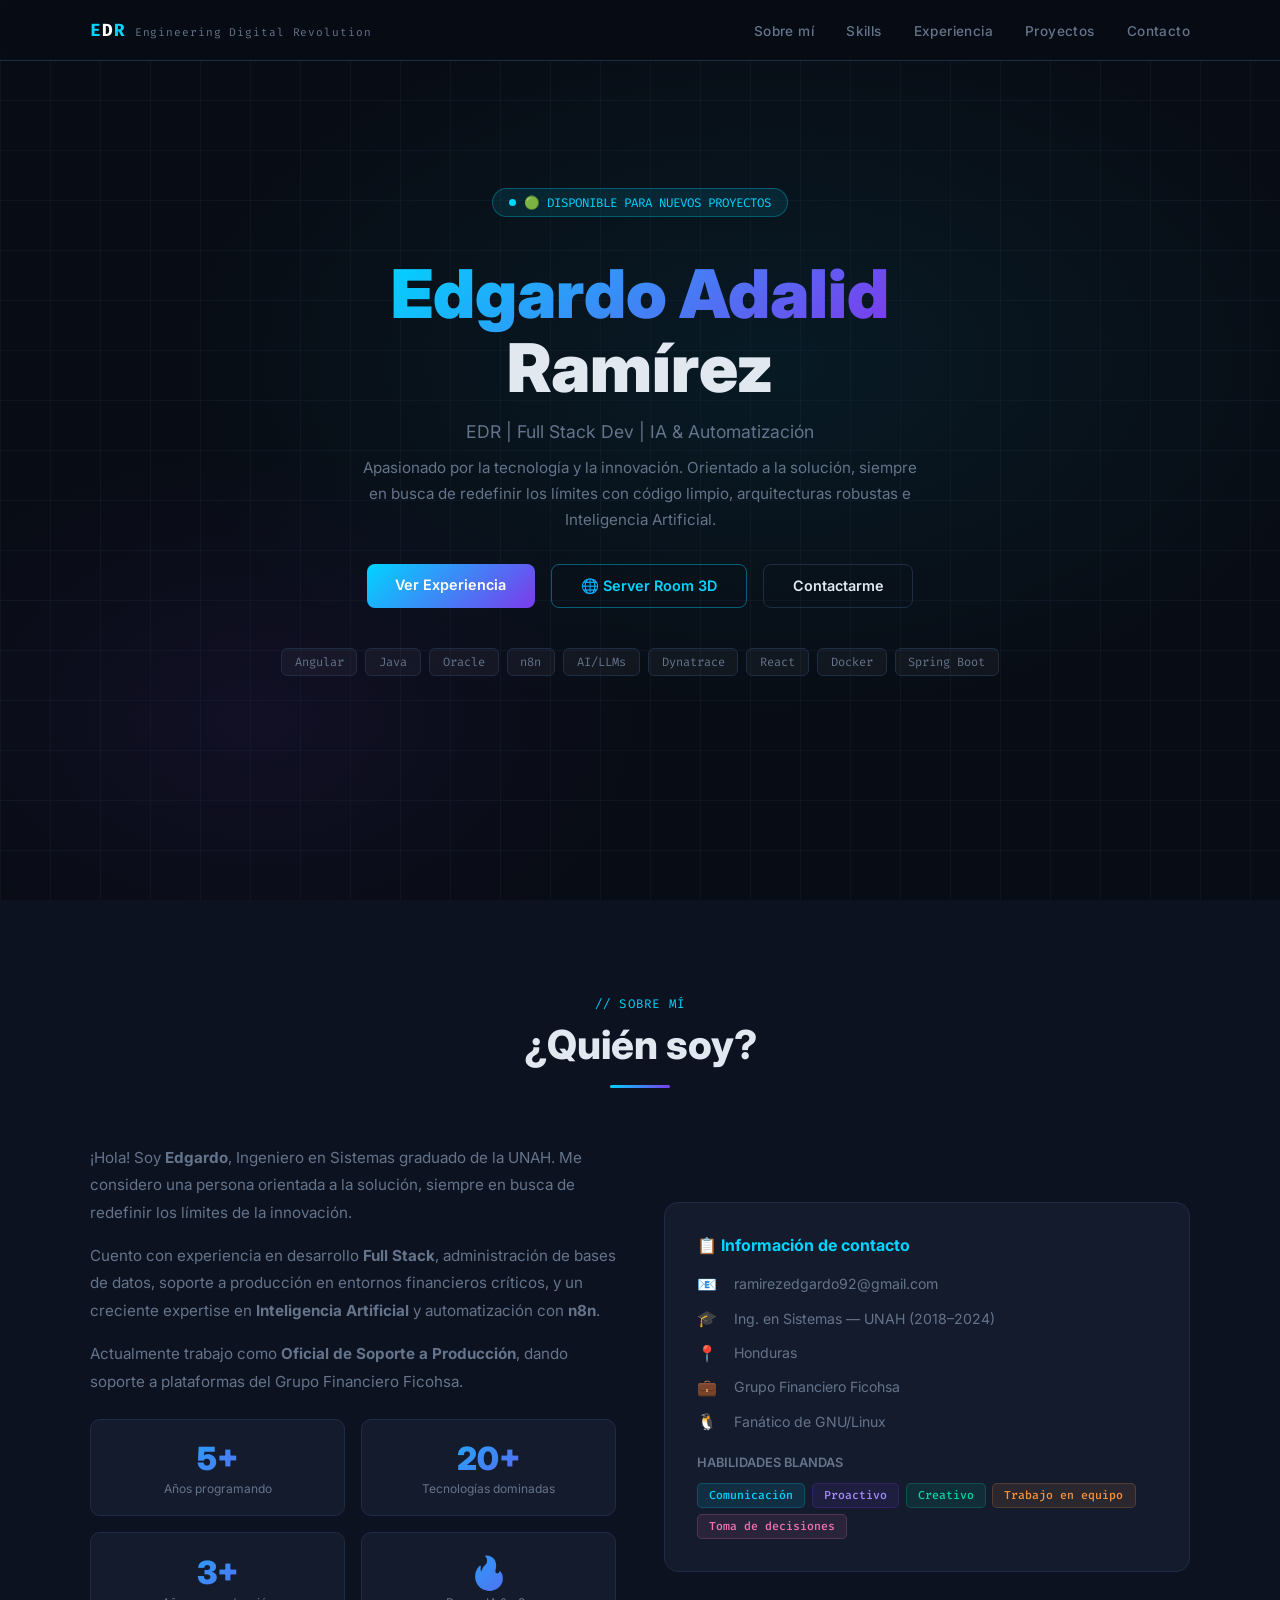
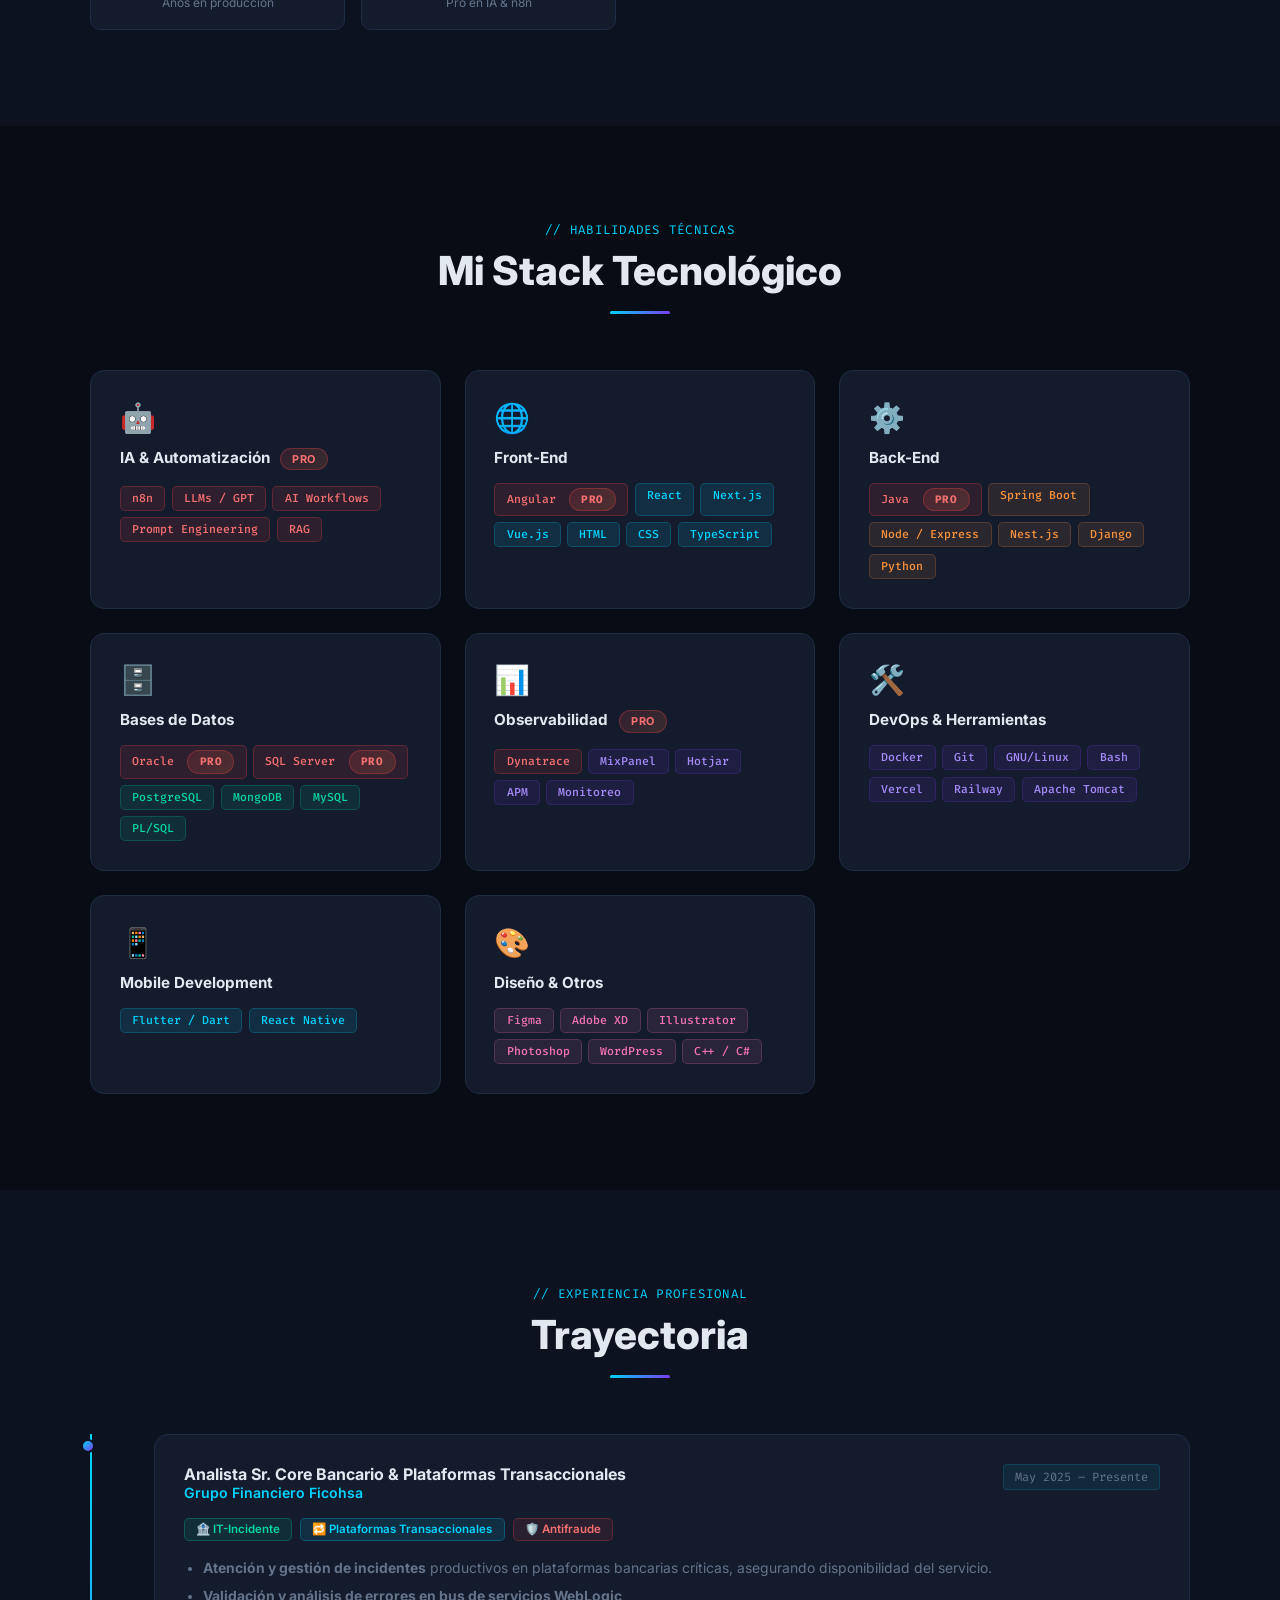
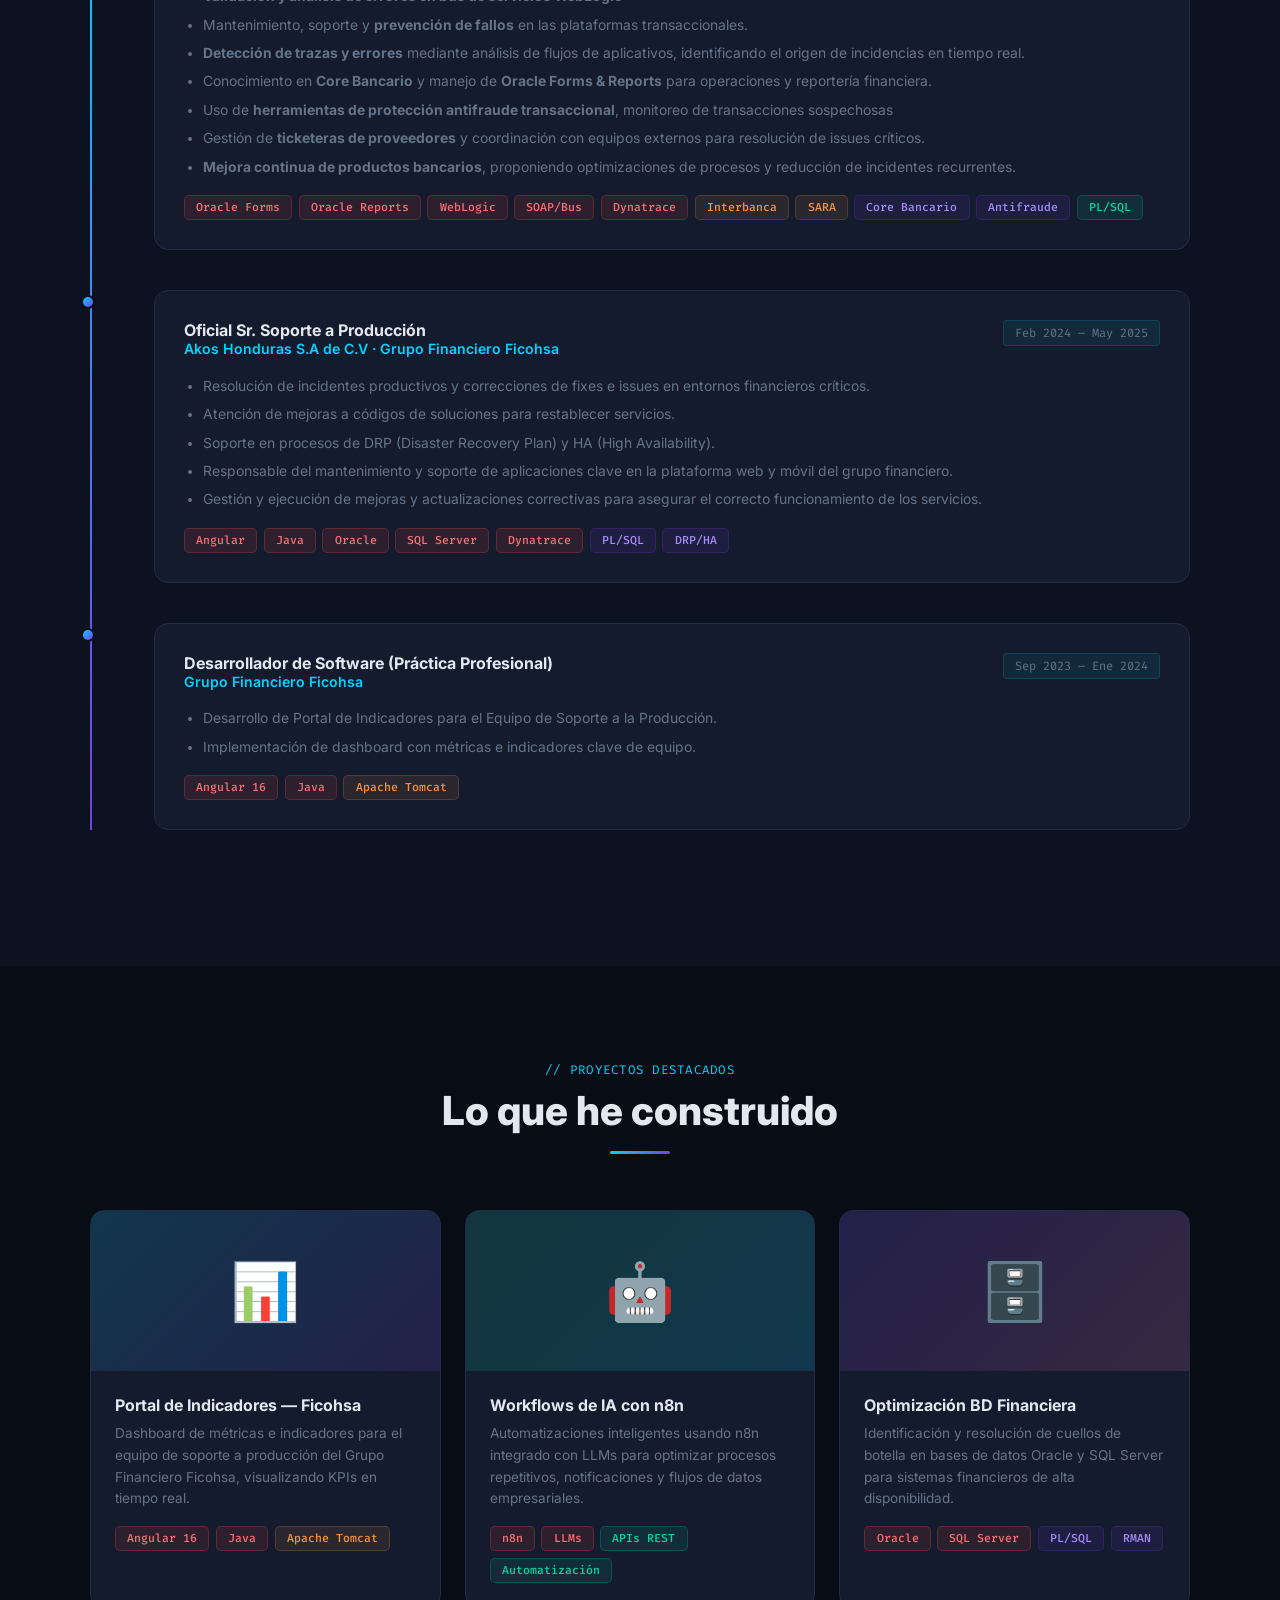
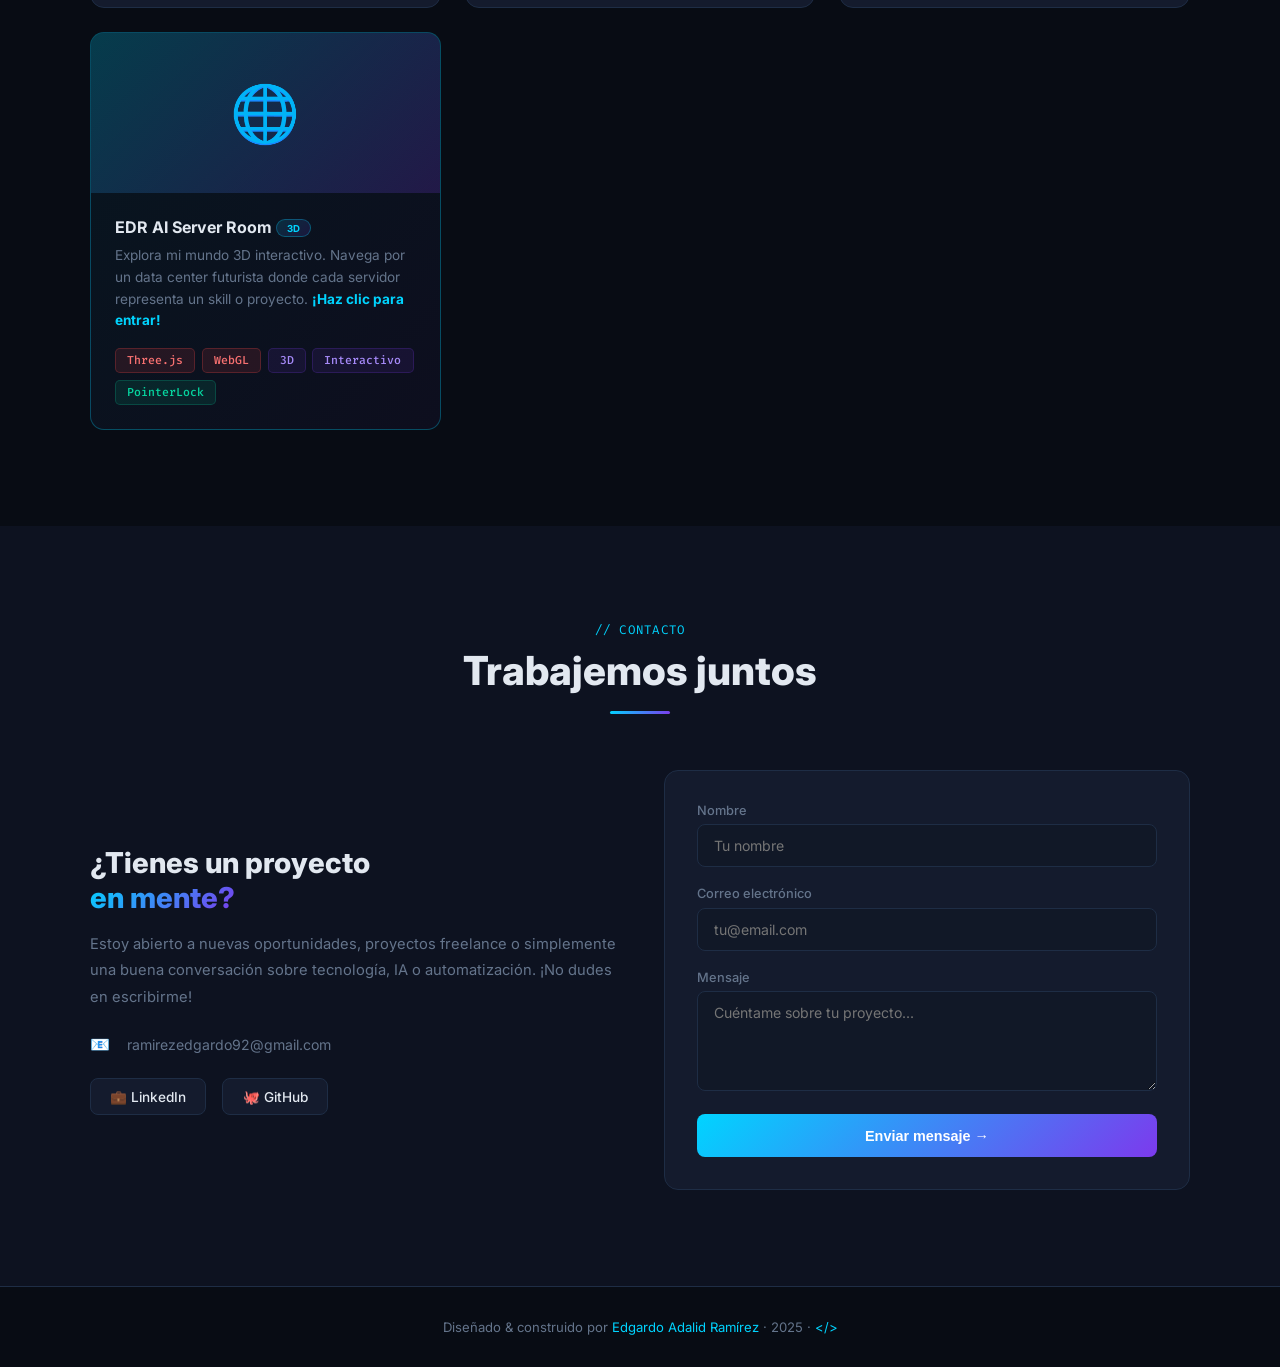
<file: index.html>
<!DOCTYPE html>
<html lang="es">
<head>
<meta charset="UTF-8"/>
<meta name="viewport" content="width=device-width,initial-scale=1.0"/>
<title>EDR | Dev | Edgardo Ramirez</title>
<style>
  @import url('https://fonts.googleapis.com/css2?family=Inter:wght@300;400;500;600;700;900&family=Fira+Code:wght@400;500&display=swap');

  :root {
    --bg: #080c14;
    --bg2: #0d1220;
    --bg3: #111827;
    --card: #141b2d;
    --border: #1e2d45;
    --accent: #00d4ff;
    --accent2: #7c3aed;
    --accent3: #06d6a0;
    --text: #e2e8f0;
    --muted: #64748b;
    --grad: linear-gradient(135deg, #00d4ff, #7c3aed);
  }
  *{margin:0;padding:0;box-sizing:border-box;}
  html{scroll-behavior:smooth;}
  body{background:var(--bg);color:var(--text);font-family:'Inter',sans-serif;overflow-x:hidden;}

  /* NAV */
  nav{position:fixed;top:0;width:100%;z-index:100;background:rgba(8,12,20,.85);backdrop-filter:blur(12px);border-bottom:1px solid var(--border);padding:0 2rem;}
  .nav-inner{max-width:1100px;margin:auto;display:flex;align-items:center;justify-content:space-between;height:60px;}
  .logo{font-family:'Fira Code',monospace;color:var(--accent);font-size:.95rem;font-weight:500;}
  .nav-links{display:flex;gap:2rem;list-style:none;}
  .nav-links a{color:var(--muted);text-decoration:none;font-size:.85rem;font-weight:500;transition:.2s;letter-spacing:.03em;}
  .nav-links a:hover{color:var(--accent);}

  /* HERO */
  #hero{min-height:100vh;display:flex;align-items:center;justify-content:center;position:relative;overflow:hidden;padding-top:60px;}
  .hero-bg{position:absolute;inset:0;background:radial-gradient(ellipse 70% 60% at 60% 40%,rgba(0,212,255,.07) 0%,transparent 70%),radial-gradient(ellipse 50% 50% at 20% 80%,rgba(124,58,237,.08) 0%,transparent 60%);}
  .grid-lines{position:absolute;inset:0;background-image:linear-gradient(rgba(30,45,69,.25) 1px,transparent 1px),linear-gradient(90deg,rgba(30,45,69,.25) 1px,transparent 1px);background-size:50px 50px;}
  .hero-content{position:relative;text-align:center;max-width:800px;padding:2rem;}
  .hero-badge{display:inline-flex;align-items:center;gap:.5rem;background:rgba(0,212,255,.1);border:1px solid rgba(0,212,255,.3);border-radius:50px;padding:.35rem 1rem;font-size:.78rem;color:var(--accent);margin-bottom:1.5rem;font-family:'Fira Code',monospace;}
  .hero-badge::before{content:'';width:7px;height:7px;border-radius:50%;background:var(--accent);animation:pulse 1.5s infinite;}
  @keyframes pulse{0%,100%{opacity:1;transform:scale(1);}50%{opacity:.5;transform:scale(1.3);}}
  h1{font-size:clamp(2.5rem,6vw,4.2rem);font-weight:900;line-height:1.1;margin-bottom:1rem;}
  .grad-text{background:var(--grad);-webkit-background-clip:text;-webkit-text-fill-color:transparent;background-clip:text;}
  .hero-sub{font-size:1.1rem;color:var(--muted);margin-bottom:.8rem;font-weight:400;}
  .hero-desc{font-size:.95rem;color:var(--muted);max-width:560px;margin:0 auto 2rem;line-height:1.7;}
  .btn-group{display:flex;gap:1rem;justify-content:center;flex-wrap:wrap;}
  .btn{padding:.75rem 1.8rem;border-radius:8px;font-size:.9rem;font-weight:600;cursor:pointer;text-decoration:none;transition:.2s;border:none;}
  .btn-primary{background:var(--grad);color:#fff;}
  .btn-primary:hover{opacity:.85;transform:translateY(-2px);}
  .btn-outline{background:transparent;border:1px solid var(--border);color:var(--text);}
  .btn-outline:hover{border-color:var(--accent);color:var(--accent);transform:translateY(-2px);}
  .hero-chips{display:flex;flex-wrap:wrap;gap:.5rem;justify-content:center;margin-top:2.5rem;}
  .chip{background:rgba(255,255,255,.04);border:1px solid var(--border);border-radius:6px;padding:.3rem .8rem;font-size:.75rem;color:var(--muted);font-family:'Fira Code',monospace;}

  /* SECTION */
  section{padding:6rem 2rem;}
  .container{max-width:1100px;margin:auto;}
  .section-header{text-align:center;margin-bottom:3.5rem;}
  .section-tag{font-family:'Fira Code',monospace;font-size:.78rem;color:var(--accent);letter-spacing:.1em;text-transform:uppercase;margin-bottom:.5rem;}
  .section-title{font-size:clamp(1.8rem,4vw,2.5rem);font-weight:800;}
  .divider{width:60px;height:3px;background:var(--grad);margin:1rem auto 0;border-radius:2px;}

  /* ABOUT */
  #about{background:var(--bg2);}
  .about-grid{display:grid;grid-template-columns:1fr 1fr;gap:3rem;align-items:center;}
  .about-text p{color:var(--muted);line-height:1.8;margin-bottom:1rem;font-size:.95rem;}
  .about-stats{display:grid;grid-template-columns:1fr 1fr;gap:1rem;margin-top:1.5rem;}
  .stat{background:var(--card);border:1px solid var(--border);border-radius:10px;padding:1.2rem;text-align:center;}
  .stat-num{font-size:2rem;font-weight:900;background:var(--grad);-webkit-background-clip:text;-webkit-text-fill-color:transparent;background-clip:text;}
  .stat-label{font-size:.75rem;color:var(--muted);margin-top:.2rem;}
  .contact-info{background:var(--card);border:1px solid var(--border);border-radius:14px;padding:2rem;}
  .contact-info h3{font-size:1rem;margin-bottom:1.2rem;color:var(--accent);}
  .info-row{display:flex;align-items:center;gap:.8rem;margin-bottom:.9rem;font-size:.88rem;color:var(--muted);}
  .info-icon{font-size:1rem;width:24px;}

  /* SKILLS */
  .skills-grid{display:grid;grid-template-columns:repeat(auto-fit,minmax(280px,1fr));gap:1.5rem;}
  .skill-card{background:var(--card);border:1px solid var(--border);border-radius:14px;padding:1.8rem;transition:.2s;}
  .skill-card:hover{border-color:var(--accent);transform:translateY(-4px);}
  .skill-card-icon{font-size:1.8rem;margin-bottom:.8rem;}
  .skill-card h3{font-size:.95rem;font-weight:700;margin-bottom:1rem;color:var(--text);}
  .tags{display:flex;flex-wrap:wrap;gap:.4rem;}
  .tag{padding:.25rem .7rem;border-radius:5px;font-size:.72rem;font-family:'Fira Code',monospace;font-weight:500;}
  .tag-blue{background:rgba(0,212,255,.1);color:var(--accent);border:1px solid rgba(0,212,255,.2);}
  .tag-purple{background:rgba(124,58,237,.1);color:#a78bfa;border:1px solid rgba(124,58,237,.2);}
  .tag-green{background:rgba(6,214,160,.1);color:var(--accent3);border:1px solid rgba(6,214,160,.2);}
  .tag-orange{background:rgba(251,146,60,.1);color:#fb923c;border:1px solid rgba(251,146,60,.2);}
  .tag-pink{background:rgba(244,114,182,.1);color:#f472b6;border:1px solid rgba(244,114,182,.2);}
  .tag-hot{background:rgba(239,68,68,.12);color:#f87171;border:1px solid rgba(239,68,68,.25);}

  /* EXPERIENCE */
  #experience{background:var(--bg2);}
  .timeline{position:relative;padding-left:2rem;}
  .timeline::before{content:'';position:absolute;left:0;top:0;bottom:0;width:2px;background:linear-gradient(to bottom,var(--accent),var(--accent2));}
  .timeline-item{position:relative;margin-bottom:2.5rem;padding-left:2rem;}
  .timeline-dot{position:absolute;left:-2.55rem;top:.3rem;width:14px;height:14px;border-radius:50%;background:var(--grad);border:2px solid var(--bg2);}
  .timeline-card{background:var(--card);border:1px solid var(--border);border-radius:14px;padding:1.8rem;transition:.2s;}
  .timeline-card:hover{border-color:var(--accent2);}
  .timeline-header{display:flex;justify-content:space-between;align-items:flex-start;flex-wrap:wrap;gap:.5rem;margin-bottom:.8rem;}
  .timeline-title{font-size:1rem;font-weight:700;}
  .timeline-company{color:var(--accent);font-size:.88rem;font-weight:600;margin-bottom:.3rem;}
  .timeline-date{font-size:.75rem;color:var(--muted);font-family:'Fira Code',monospace;background:rgba(0,212,255,.07);padding:.25rem .7rem;border-radius:4px;border:1px solid rgba(0,212,255,.15);}
  .timeline-card ul{color:var(--muted);font-size:.87rem;line-height:1.7;padding-left:1.2rem;}
  .timeline-card ul li{margin-bottom:.3rem;}
  .timeline-techs{display:flex;flex-wrap:wrap;gap:.4rem;margin-top:1rem;}

  /* PROJECTS */
  .projects-grid{display:grid;grid-template-columns:repeat(auto-fit,minmax(300px,1fr));gap:1.5rem;}
  .project-card{background:var(--card);border:1px solid var(--border);border-radius:14px;overflow:hidden;transition:.2s;}
  .project-card:hover{border-color:var(--accent);transform:translateY(-5px);}
  .project-img{height:160px;display:flex;align-items:center;justify-content:center;font-size:3.5rem;position:relative;overflow:hidden;}
  .project-img-1{background:linear-gradient(135deg,rgba(0,212,255,.15),rgba(124,58,237,.15));}
  .project-img-2{background:linear-gradient(135deg,rgba(6,214,160,.15),rgba(0,212,255,.15));}
  .project-img-3{background:linear-gradient(135deg,rgba(124,58,237,.15),rgba(244,114,182,.15));}
  .project-body{padding:1.5rem;}
  .project-body h3{font-size:1rem;font-weight:700;margin-bottom:.5rem;}
  .project-body p{color:var(--muted);font-size:.85rem;line-height:1.6;margin-bottom:1rem;}

  /* CONTACT */
  #contact{background:var(--bg2);}
  .contact-grid{display:grid;grid-template-columns:1fr 1fr;gap:3rem;align-items:center;}
  .contact-left h2{font-size:1.8rem;font-weight:800;margin-bottom:1rem;}
  .contact-left p{color:var(--muted);line-height:1.8;margin-bottom:1.5rem;font-size:.92rem;}
  .social-links{display:flex;gap:1rem;}
  .social-btn{display:flex;align-items:center;gap:.5rem;background:var(--card);border:1px solid var(--border);border-radius:8px;padding:.6rem 1.2rem;color:var(--text);text-decoration:none;font-size:.85rem;font-weight:500;transition:.2s;}
  .social-btn:hover{border-color:var(--accent);color:var(--accent);}
  .contact-form{background:var(--card);border:1px solid var(--border);border-radius:14px;padding:2rem;}
  .form-group{margin-bottom:1.2rem;}
  .form-group label{display:block;font-size:.8rem;color:var(--muted);margin-bottom:.4rem;font-weight:500;}
  .form-group input,.form-group textarea{width:100%;background:var(--bg3);border:1px solid var(--border);border-radius:8px;padding:.75rem 1rem;color:var(--text);font-size:.88rem;font-family:'Inter',sans-serif;outline:none;transition:.2s;}
  .form-group input:focus,.form-group textarea:focus{border-color:var(--accent);}
  .form-group textarea{resize:vertical;min-height:100px;}
  .btn-send{width:100%;background:var(--grad);color:#fff;border:none;border-radius:8px;padding:.85rem;font-size:.9rem;font-weight:700;cursor:pointer;transition:.2s;}
  .btn-send:hover{opacity:.85;}

  /* FOOTER */
  footer{background:var(--bg);border-top:1px solid var(--border);padding:2rem;text-align:center;}
  footer p{color:var(--muted);font-size:.82rem;}
  footer span{color:var(--accent);}

  /* PRO BADGE */
  .pro-badge{display:inline-flex;align-items:center;gap:.4rem;background:linear-gradient(135deg,rgba(239,68,68,.15),rgba(251,146,60,.15));border:1px solid rgba(239,68,68,.3);border-radius:50px;padding:.2rem .7rem;font-size:.68rem;color:#f87171;font-weight:700;letter-spacing:.05em;margin-left:.4rem;vertical-align:middle;}

  @media(max-width:768px){
    .about-grid,.contact-grid{grid-template-columns:1fr;}
    .nav-links{display:none;}
  }
</style>
</head>
<body>

<!-- NAV -->
<nav>
  <div class="nav-inner">
    <span class="logo"><span style="font-size:1.1rem;font-weight:900;letter-spacing:.05em;">E<span style="color:#fff;">D</span>R</span> <span style="color:var(--muted);font-size:.7rem;font-weight:400;letter-spacing:.08em;">Engineering Digital Revolution</span></span>
    <ul class="nav-links">
      <li><a href="#about">Sobre mí</a></li>
      <li><a href="#skills">Skills</a></li>
      <li><a href="#experience">Experiencia</a></li>
      <li><a href="#projects">Proyectos</a></li>
      <li><a href="#contact">Contacto</a></li>
    </ul>
  </div>
</nav>

<!-- HERO -->
<section id="hero">
  <div class="hero-bg"></div>
  <div class="grid-lines"></div>
  <div class="hero-content">
    <div style="display:flex;gap:.6rem;justify-content:center;flex-wrap:wrap;margin-bottom:1rem;">
      <div class="hero-badge">🟢 DISPONIBLE PARA NUEVOS PROYECTOS</div>
    </div>
    <h1>
      <span class="grad-text">Edgardo Adalid</span><br>Ramírez
    </h1>
    <p class="hero-sub">EDR | Full Stack Dev | IA & Automatización</p>
    <p class="hero-desc">
      Apasionado por la tecnología y la innovación. Orientado a la solución, siempre en busca de redefinir los límites con código limpio, arquitecturas robustas e Inteligencia Artificial.
    </p>
    <div class="btn-group">
      <a href="#experience" class="btn btn-primary">Ver Experiencia</a>
      <a href="server-room.html" class="btn btn-outline" style="border-color:rgba(0,212,255,.4);color:var(--accent);">🌐 Server Room 3D</a>
      <a href="#contact" class="btn btn-outline">Contactarme</a>
    </div>
    <div class="hero-chips">
      <span class="chip">Angular</span>
      <span class="chip">Java</span>
      <span class="chip">Oracle</span>
      <span class="chip">n8n</span>
      <span class="chip">AI/LLMs</span>
      <span class="chip">Dynatrace</span>
      <span class="chip">React</span>
      <span class="chip">Docker</span>
      <span class="chip">Spring Boot</span>
    </div>
  </div>
</section>

<!-- ABOUT -->
<section id="about">
  <div class="container">
    <div class="section-header">
      <p class="section-tag">// sobre mí</p>
      <h2 class="section-title">¿Quién soy?</h2>
      <div class="divider"></div>
    </div>
    <div class="about-grid">
      <div class="about-text">
        <p>¡Hola! Soy <strong>Edgardo</strong>, Ingeniero en Sistemas graduado de la UNAH. Me considero una persona orientada a la solución, siempre en busca de redefinir los límites de la innovación.</p>
        <p>Cuento con experiencia en desarrollo <strong>Full Stack</strong>, administración de bases de datos, soporte a producción en entornos financieros críticos, y un creciente expertise en <strong>Inteligencia Artificial</strong> y automatización con <strong>n8n</strong>.</p>
        <p>Actualmente trabajo como <strong>Oficial de Soporte a Producción</strong>, dando soporte a plataformas del Grupo Financiero Ficohsa.</p>
        <div class="about-stats">
          <div class="stat"><div class="stat-num">5+</div><div class="stat-label">Años programando</div></div>
          <div class="stat"><div class="stat-num">20+</div><div class="stat-label">Tecnologías dominadas</div></div>
          <div class="stat"><div class="stat-num">3+</div><div class="stat-label">Años en producción</div></div>
          <div class="stat"><div class="stat-num">🔥</div><div class="stat-label">Pro en IA & n8n</div></div>
        </div>
      </div>
      <div class="contact-info">
        <h3>📋 Información de contacto</h3>
        <div class="info-row"><span class="info-icon">📧</span> ramirezedgardo92@gmail.com</div>
        <div class="info-row"><span class="info-icon">🎓</span> Ing. en Sistemas — UNAH (2018–2024)</div>
        <div class="info-row"><span class="info-icon">📍</span> Honduras</div>
        <div class="info-row"><span class="info-icon">💼</span>Grupo Financiero Ficohsa</div>
        <div class="info-row"><span class="info-icon">🐧</span> Fanático de GNU/Linux</div>
        <div style="margin-top:1.5rem;">
          <p style="font-size:.8rem;color:var(--muted);margin-bottom:.8rem;font-weight:600;">HABILIDADES BLANDAS</p>
          <div class="tags">
            <span class="tag tag-blue">Comunicación</span>
            <span class="tag tag-purple">Proactivo</span>
            <span class="tag tag-green">Creativo</span>
            <span class="tag tag-orange">Trabajo en equipo</span>
            <span class="tag tag-pink">Toma de decisiones</span>
          </div>
        </div>
      </div>
    </div>
  </div>
</section>

<!-- SKILLS -->
<section id="skills">
  <div class="container">
    <div class="section-header">
      <p class="section-tag">// habilidades técnicas</p>
      <h2 class="section-title">Mi Stack Tecnológico</h2>
      <div class="divider"></div>
    </div>
    <div class="skills-grid">

      <div class="skill-card">
        <div class="skill-card-icon">🤖</div>
        <h3>IA & Automatización <span class="pro-badge">PRO</span></h3>
        <div class="tags">
          <span class="tag tag-hot">n8n</span>
          <span class="tag tag-hot">LLMs / GPT</span>
          <span class="tag tag-hot">AI Workflows</span>
          <span class="tag tag-hot">Prompt Engineering</span>
          <span class="tag tag-hot">RAG</span>
        </div>
      </div>

      <div class="skill-card">
        <div class="skill-card-icon">🌐</div>
        <h3>Front-End</h3>
        <div class="tags">
          <span class="tag tag-hot">Angular <span class="pro-badge">PRO</span></span>
          <span class="tag tag-blue">React</span>
          <span class="tag tag-blue">Next.js</span>
          <span class="tag tag-blue">Vue.js</span>
          <span class="tag tag-blue">HTML</span>
          <span class="tag tag-blue">CSS</span>
          <span class="tag tag-blue">TypeScript</span>
        </div>
      </div>

      <div class="skill-card">
        <div class="skill-card-icon">⚙️</div>
        <h3>Back-End</h3>
        <div class="tags">
          <span class="tag tag-hot">Java <span class="pro-badge">PRO</span></span>
          <span class="tag tag-orange">Spring Boot</span>
          <span class="tag tag-orange">Node / Express</span>
          <span class="tag tag-orange">Nest.js</span>
          <span class="tag tag-orange">Django</span>
          <span class="tag tag-orange">Python</span>
        </div>
      </div>

      <div class="skill-card">
        <div class="skill-card-icon">🗄️</div>
        <h3>Bases de Datos</h3>
        <div class="tags">
          <span class="tag tag-hot">Oracle <span class="pro-badge">PRO</span></span>
          <span class="tag tag-hot">SQL Server <span class="pro-badge">PRO</span></span>
          <span class="tag tag-green">PostgreSQL</span>
          <span class="tag tag-green">MongoDB</span>
          <span class="tag tag-green">MySQL</span>
          <span class="tag tag-green">PL/SQL</span>
        </div>
      </div>

      <div class="skill-card">
        <div class="skill-card-icon">📊</div>
        <h3>Observabilidad <span class="pro-badge">PRO</span></h3>
        <div class="tags">
          <span class="tag tag-hot">Dynatrace</span>
          <span class="tag tag-purple">MixPanel</span>
          <span class="tag tag-purple">Hotjar</span>
          <span class="tag tag-purple">APM</span>
          <span class="tag tag-purple">Monitoreo</span>
        </div>
      </div>

      <div class="skill-card">
        <div class="skill-card-icon">🛠️</div>
        <h3>DevOps & Herramientas</h3>
        <div class="tags">
          <span class="tag tag-purple">Docker</span>
          <span class="tag tag-purple">Git</span>
          <span class="tag tag-purple">GNU/Linux</span>
          <span class="tag tag-purple">Bash</span>
          <span class="tag tag-purple">Vercel</span>
          <span class="tag tag-purple">Railway</span>
          <span class="tag tag-purple">Apache Tomcat</span>
        </div>
      </div>

      <div class="skill-card">
        <div class="skill-card-icon">📱</div>
        <h3>Mobile Development</h3>
        <div class="tags">
          <span class="tag tag-blue">Flutter / Dart</span>
          <span class="tag tag-blue">React Native</span>
        </div>
      </div>

      <div class="skill-card">
        <div class="skill-card-icon">🎨</div>
        <h3>Diseño & Otros</h3>
        <div class="tags">
          <span class="tag tag-pink">Figma</span>
          <span class="tag tag-pink">Adobe XD</span>
          <span class="tag tag-pink">Illustrator</span>
          <span class="tag tag-pink">Photoshop</span>
          <span class="tag tag-pink">WordPress</span>
          <span class="tag tag-pink">C++ / C#</span>
        </div>
      </div>

    </div>
  </div>
</section>

<!-- EXPERIENCE -->
<section id="experience">
  <div class="container">
    <div class="section-header">
      <p class="section-tag">// experiencia profesional</p>
      <h2 class="section-title">Trayectoria</h2>
      <div class="divider"></div>
    </div>
    <div class="timeline">

      <div class="timeline-item">
        <div class="timeline-dot"></div>
        <div class="timeline-card">
          <div class="timeline-header">
            <div>
              <div class="timeline-title">Analista Sr. Core Bancario & Plataformas Transaccionales</div>
              <div class="timeline-company">Grupo Financiero Ficohsa</div>
            </div>
            <span class="timeline-date">May 2025 – Presente</span>
          </div>
          <div style="display:flex;flex-wrap:wrap;gap:.5rem;margin-bottom:1rem;">
            <span style="background:rgba(6,214,160,.1);color:var(--accent3);border:1px solid rgba(6,214,160,.25);border-radius:5px;padding:.2rem .7rem;font-size:.72rem;font-weight:600;">🏦 IT-Incidente</span>
            <span style="background:rgba(0,212,255,.1);color:var(--accent);border:1px solid rgba(0,212,255,.25);border-radius:5px;padding:.2rem .7rem;font-size:.72rem;font-weight:600;">🔁 Plataformas Transaccionales</span>
            <span style="background:rgba(239,68,68,.1);color:#f87171;border:1px solid rgba(239,68,68,.25);border-radius:5px;padding:.2rem .7rem;font-size:.72rem;font-weight:600;">🛡️ Antifraude</span>
          </div>
          <ul>
            <li><strong>Atención y gestión de incidentes</strong> productivos en plataformas bancarias críticas, asegurando disponibilidad del servicio.</li>
            <li><strong>Validación y análisis de errores en bus de servicios WebLogic</strong></li>
            <li>Mantenimiento, soporte y <strong>prevención de fallos</strong> en las plataformas transaccionales.</li>
            <li><strong>Detección de trazas y errores</strong> mediante análisis de flujos de aplicativos, identificando el origen de incidencias en tiempo real.</li>
            <li>Conocimiento en <strong>Core Bancario</strong> y manejo de <strong>Oracle Forms & Reports</strong> para operaciones y reportería financiera.</li>
            <li>Uso de <strong>herramientas de protección antifraude transaccional</strong>, monitoreo de transacciones sospechosas</li>
            <li>Gestión de <strong>ticketeras de proveedores</strong> y coordinación con equipos externos para resolución de issues críticos.</li>
            <li><strong>Mejora continua de productos bancarios</strong>, proponiendo optimizaciones de procesos y reducción de incidentes recurrentes.</li>
          </ul>
          <div class="timeline-techs">
            <span class="tag tag-hot">Oracle Forms</span>
            <span class="tag tag-hot">Oracle Reports</span>
            <span class="tag tag-hot">WebLogic</span>
            <span class="tag tag-hot">SOAP/Bus</span>
            <span class="tag tag-hot">Dynatrace</span>
            <span class="tag tag-orange">Interbanca</span>
            <span class="tag tag-orange">SARA</span>
            <span class="tag tag-purple">Core Bancario</span>
            <span class="tag tag-purple">Antifraude</span>
            <span class="tag tag-green">PL/SQL</span>
          </div>
        </div>
      </div>

      <div class="timeline-item">
        <div class="timeline-dot"></div>
        <div class="timeline-card">
          <div class="timeline-header">
            <div>
              <div class="timeline-title">Oficial Sr. Soporte a Producción</div>
              <div class="timeline-company">Akos Honduras S.A de C.V · Grupo Financiero Ficohsa</div>
            </div>
            <span class="timeline-date">Feb 2024 – May 2025</span>
          </div>
          <ul>
            <li>Resolución de incidentes productivos y correcciones de fixes e issues en entornos financieros críticos.</li>
            <li>Atención de mejoras a códigos de soluciones para restablecer servicios.</li>
            <li>Soporte en procesos de DRP (Disaster Recovery Plan) y HA (High Availability).</li>
            <li>Responsable del mantenimiento y soporte de aplicaciones clave en la plataforma web y móvil del grupo financiero.</li>
            <li>Gestión y ejecución de mejoras y actualizaciones correctivas para asegurar el correcto funcionamiento de los servicios.</li>
          </ul>
          <div class="timeline-techs">
            <span class="tag tag-hot">Angular</span>
            <span class="tag tag-hot">Java</span>
            <span class="tag tag-hot">Oracle</span>
            <span class="tag tag-hot">SQL Server</span>
            <span class="tag tag-hot">Dynatrace</span>
            <span class="tag tag-purple">PL/SQL</span>
            <span class="tag tag-purple">DRP/HA</span>
          </div>
        </div>
      </div>

      <div class="timeline-item">
        <div class="timeline-dot"></div>
        <div class="timeline-card">
          <div class="timeline-header">
            <div>
              <div class="timeline-title">Desarrollador de Software (Práctica Profesional)</div>
              <div class="timeline-company">Grupo Financiero Ficohsa</div>
            </div>
            <span class="timeline-date">Sep 2023 – Ene 2024</span>
          </div>
          <ul>
            <li>Desarrollo de Portal de Indicadores para el Equipo de Soporte a la Producción.</li>
            <li>Implementación de dashboard con métricas e indicadores clave de equipo.</li>
          </ul>
          <div class="timeline-techs">
            <span class="tag tag-hot">Angular 16</span>
            <span class="tag tag-hot">Java</span>
            <span class="tag tag-orange">Apache Tomcat</span>
          </div>
        </div>
      </div>

    </div>
  </div>
</section>

<!-- PROJECTS -->
<section id="projects">
  <div class="container">
    <div class="section-header">
      <p class="section-tag">// proyectos destacados</p>
      <h2 class="section-title">Lo que he construido</h2>
      <div class="divider"></div>
    </div>
    <div class="projects-grid">

      <div class="project-card">
        <div class="project-img project-img-1">📊</div>
        <div class="project-body">
          <h3>Portal de Indicadores — Ficohsa</h3>
          <p>Dashboard de métricas e indicadores para el equipo de soporte a producción del Grupo Financiero Ficohsa, visualizando KPIs en tiempo real.</p>
          <div class="tags">
            <span class="tag tag-hot">Angular 16</span>
            <span class="tag tag-hot">Java</span>
            <span class="tag tag-orange">Apache Tomcat</span>
          </div>
        </div>
      </div>

      <div class="project-card">
        <div class="project-img project-img-2">🤖</div>
        <div class="project-body">
          <h3>Workflows de IA con n8n</h3>
          <p>Automatizaciones inteligentes usando n8n integrado con LLMs para optimizar procesos repetitivos, notificaciones y flujos de datos empresariales.</p>
          <div class="tags">
            <span class="tag tag-hot">n8n</span>
            <span class="tag tag-hot">LLMs</span>
            <span class="tag tag-green">APIs REST</span>
            <span class="tag tag-green">Automatización</span>
          </div>
        </div>
      </div>

      <div class="project-card">
        <div class="project-img project-img-3">🗄️</div>
        <div class="project-body">
          <h3>Optimización BD Financiera</h3>
          <p>Identificación y resolución de cuellos de botella en bases de datos Oracle y SQL Server para sistemas financieros de alta disponibilidad.</p>
          <div class="tags">
            <span class="tag tag-hot">Oracle</span>
            <span class="tag tag-hot">SQL Server</span>
            <span class="tag tag-purple">PL/SQL</span>
            <span class="tag tag-purple">RMAN</span>
          </div>
        </div>
      </div>

      <div class="project-card" style="border-color:rgba(0,212,255,.3);background:linear-gradient(135deg,rgba(0,212,255,.05),rgba(124,58,237,.05));">
        <a href="server-room.html" style="text-decoration:none;color:inherit;display:block;">
          <div class="project-img" style="background:linear-gradient(135deg,rgba(0,212,255,.2),rgba(124,58,237,.2));font-size:3.5rem;">🌐</div>
          <div class="project-body">
            <h3>EDR AI Server Room <span style="display:inline-flex;align-items:center;gap:.3rem;background:linear-gradient(135deg,rgba(0,212,255,.15),rgba(124,58,237,.15));border:1px solid rgba(0,212,255,.3);border-radius:50px;padding:.15rem .6rem;font-size:.6rem;color:#00d4ff;font-weight:700;letter-spacing:.05em;vertical-align:middle;text-transform:uppercase;">3D</span></h3>
            <p>Explora mi mundo 3D interactivo. Navega por un data center futurista donde cada servidor representa un skill o proyecto. <strong style="color:var(--accent);">¡Haz clic para entrar!</strong></p>
            <div class="tags">
              <span class="tag tag-hot">Three.js</span>
              <span class="tag tag-hot">WebGL</span>
              <span class="tag tag-purple">3D</span>
              <span class="tag tag-purple">Interactivo</span>
              <span class="tag tag-green">PointerLock</span>
            </div>
          </div>
        </a>
      </div>

    </div>
  </div>
</section>

<!-- CONTACT -->
<section id="contact">
  <div class="container">
    <div class="section-header">
      <p class="section-tag">// contacto</p>
      <h2 class="section-title">Trabajemos juntos</h2>
      <div class="divider"></div>
    </div>
    <div class="contact-grid">
      <div class="contact-left">
        <h2>¿Tienes un proyecto<br><span class="grad-text">en mente?</span></h2>
        <p>Estoy abierto a nuevas oportunidades, proyectos freelance o simplemente una buena conversación sobre tecnología, IA o automatización. ¡No dudes en escribirme!</p>
        <div class="info-row" style="margin-bottom:1.5rem;"><span class="info-icon">📧</span> ramirezedgardo92@gmail.com</div>
        <div class="social-links">
          <a href="https://linkedin.com" target="_blank" class="social-btn">💼 LinkedIn</a>
          <a href="https://github.com" target="_blank" class="social-btn">🐙 GitHub</a>
        </div>
      </div>
      <div class="contact-form">
        <div class="form-group">
          <label>Nombre</label>
          <input type="text" placeholder="Tu nombre"/>
        </div>
        <div class="form-group">
          <label>Correo electrónico</label>
          <input type="email" placeholder="tu@email.com"/>
        </div>
        <div class="form-group">
          <label>Mensaje</label>
          <textarea placeholder="Cuéntame sobre tu proyecto..."></textarea>
        </div>
        <button class="btn-send" onclick="alert('¡Gracias por tu mensaje! Te contactaré pronto 🚀')">Enviar mensaje →</button>
      </div>
    </div>
  </div>
</section>

<!-- FOOTER -->
<footer>
  <p>Diseñado & construido por <span>Edgardo Adalid Ramírez</span> · 2025 · <span>&lt;/&gt;</span></p>
</footer>

</body>
</html>
</file>
